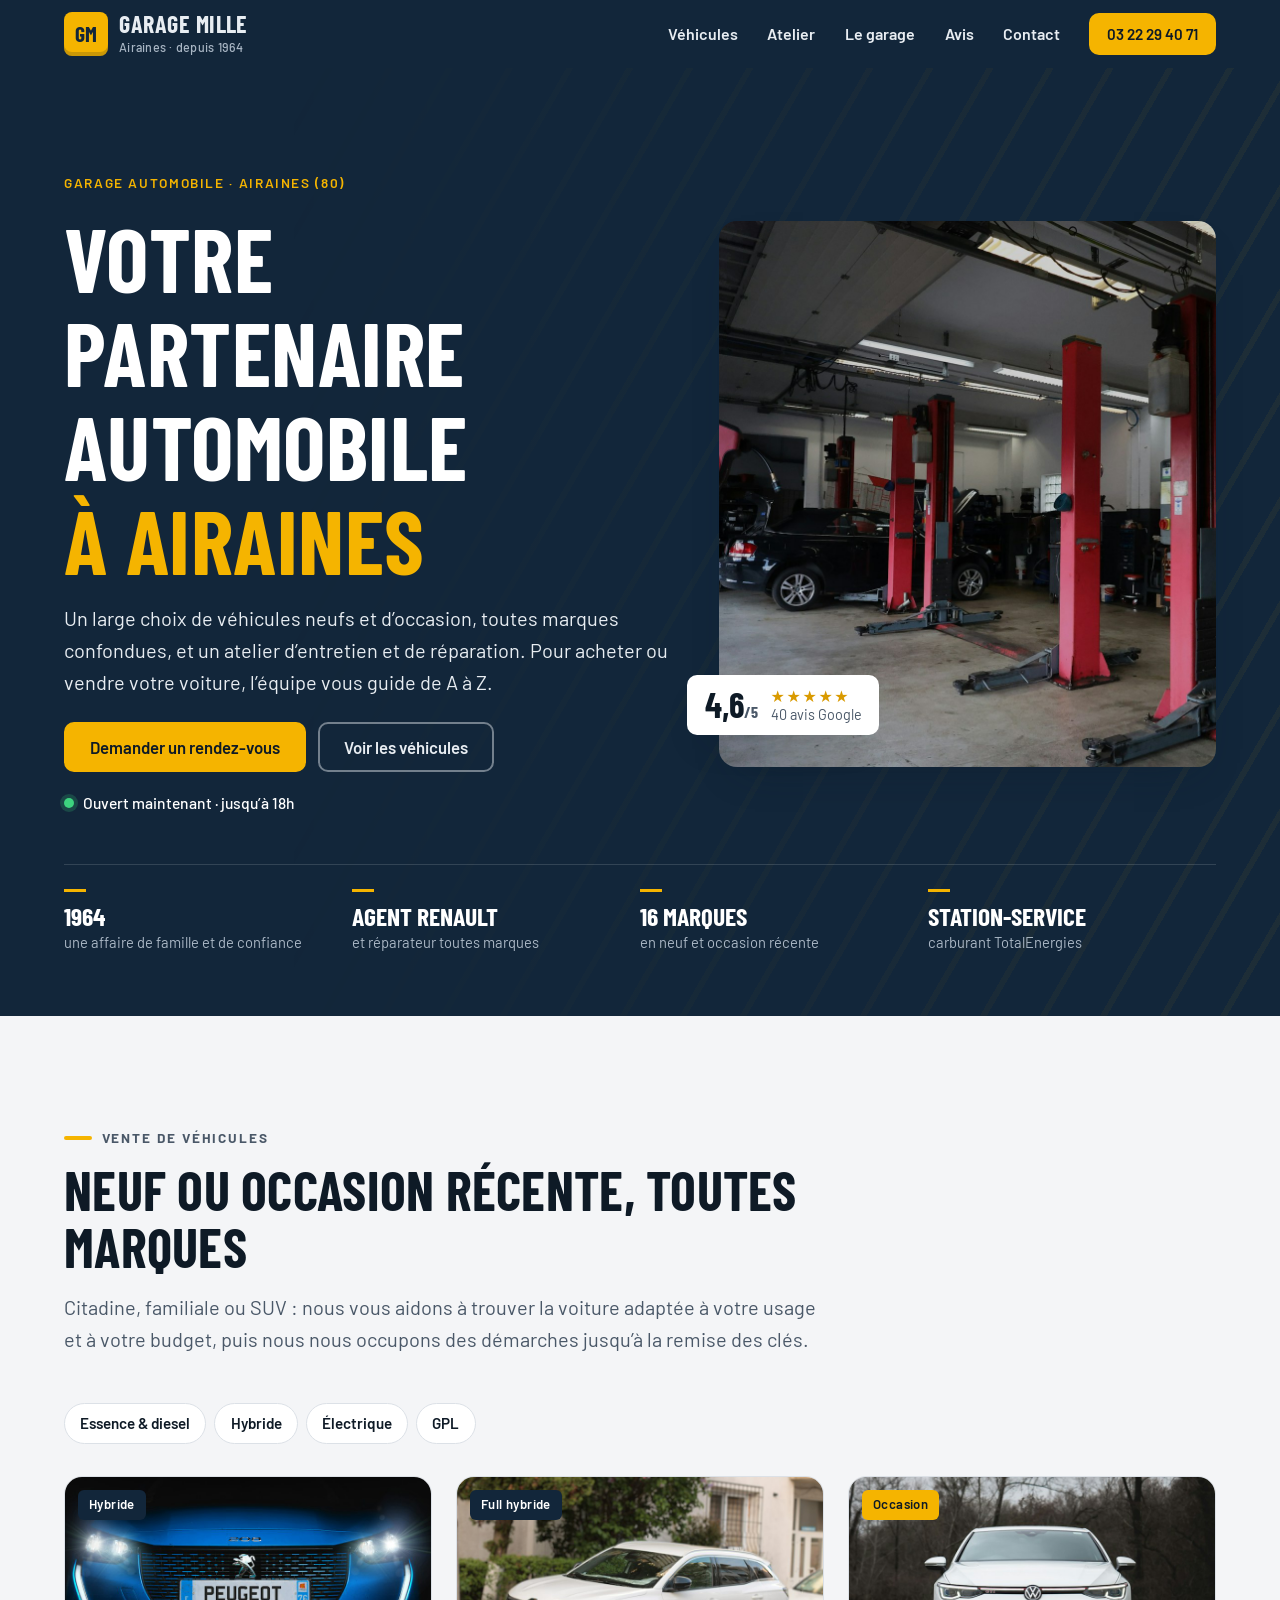
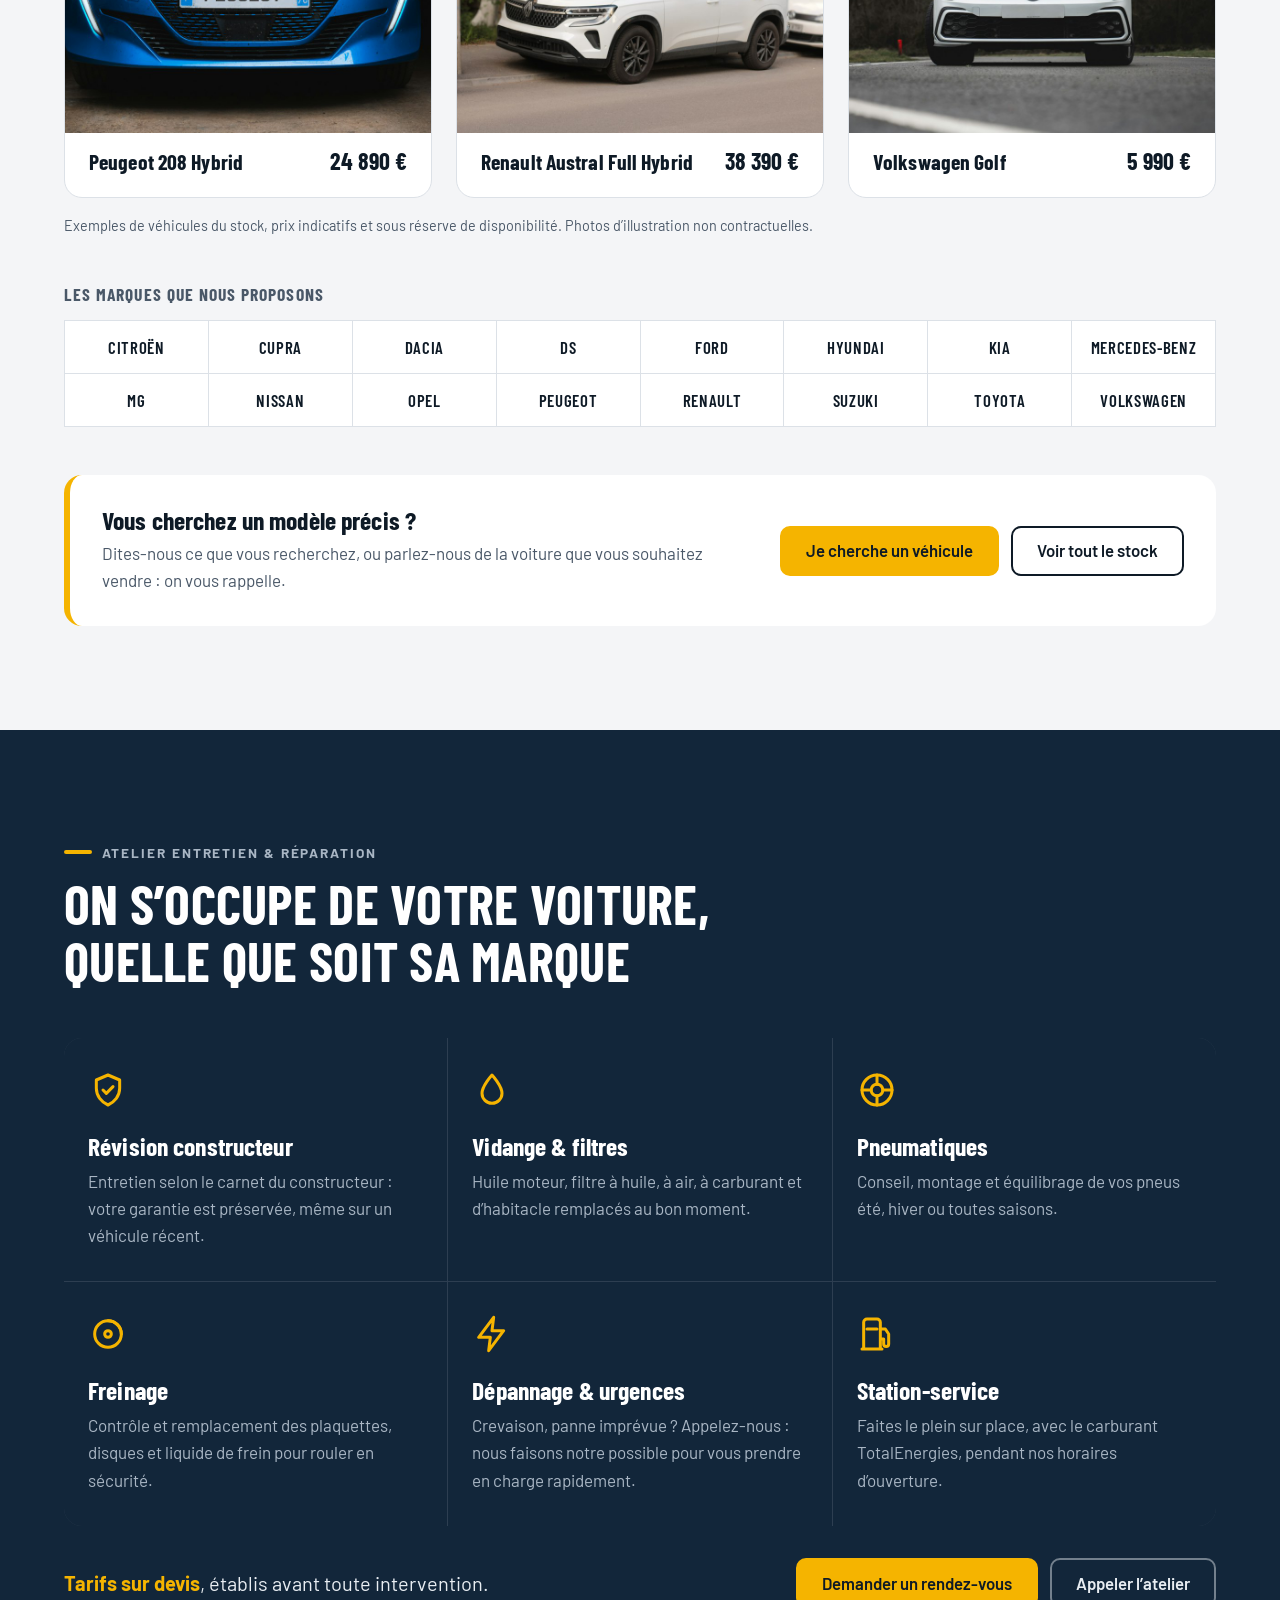
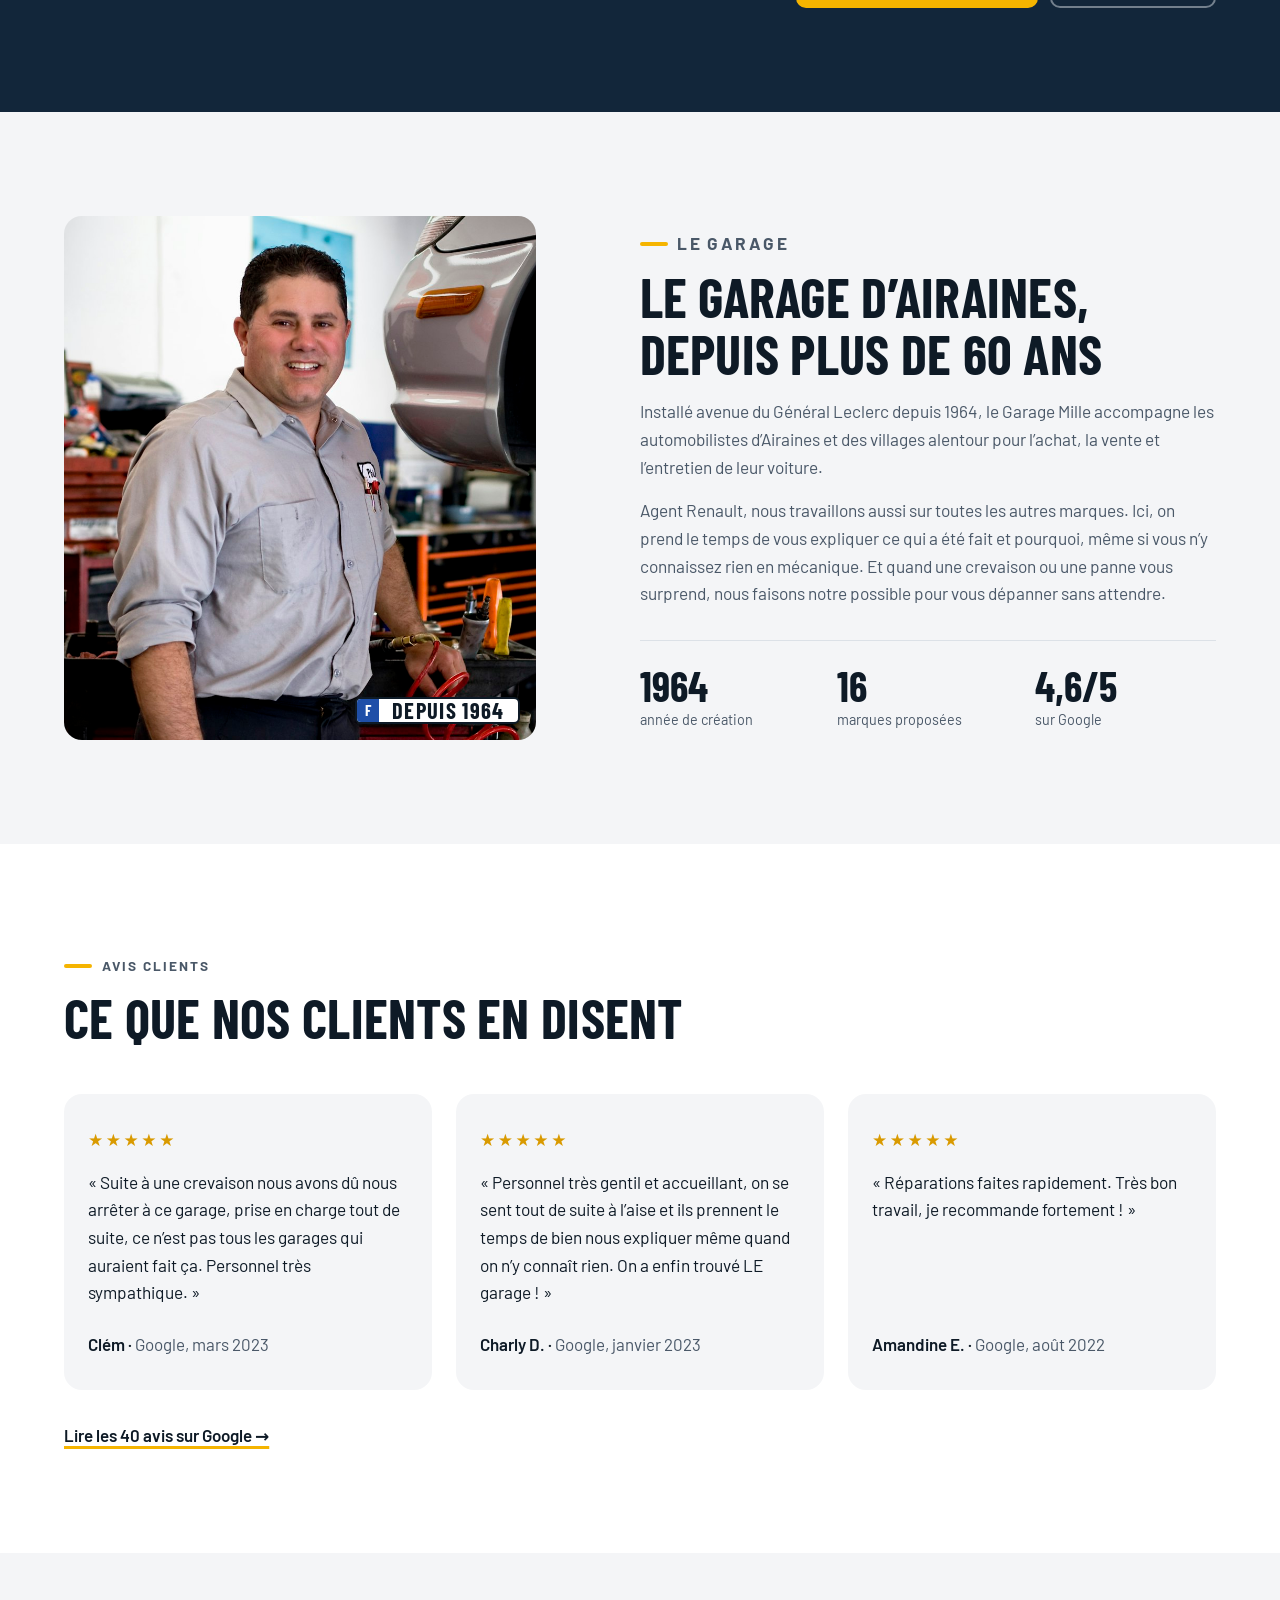
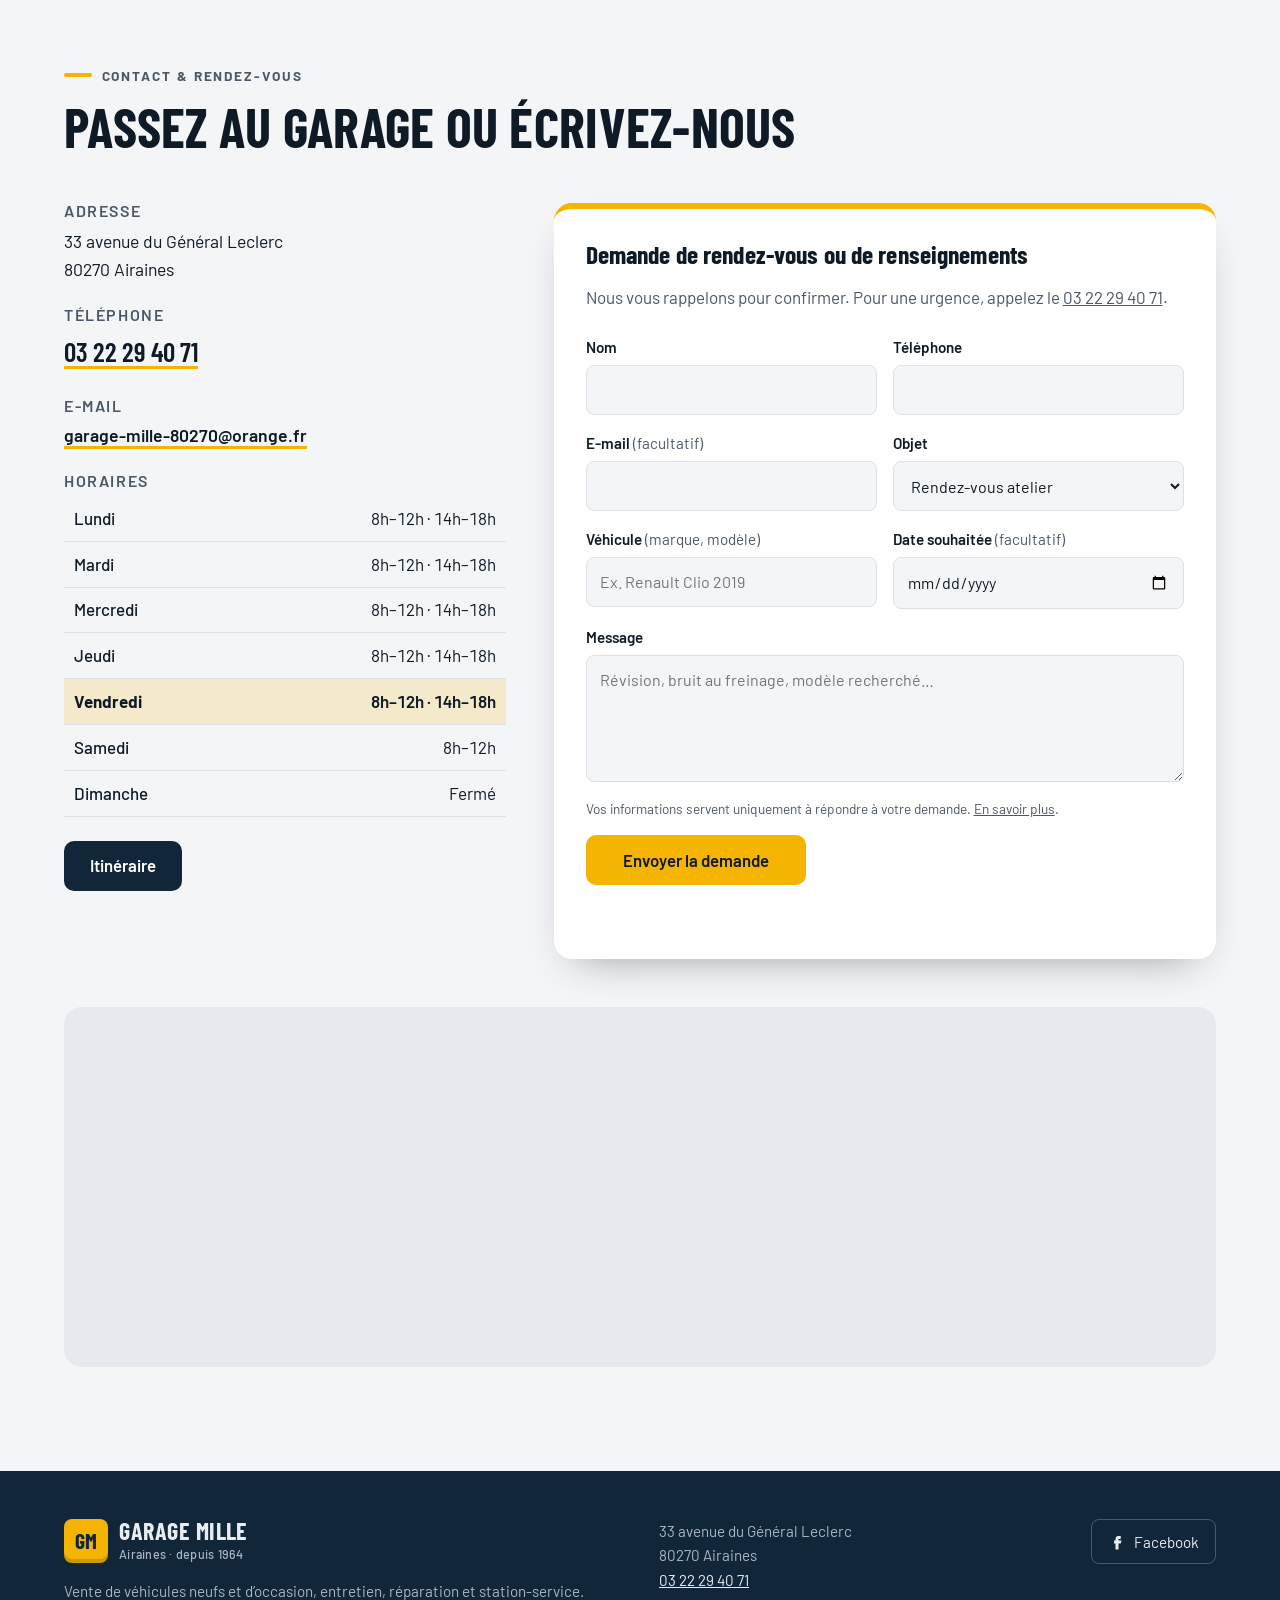
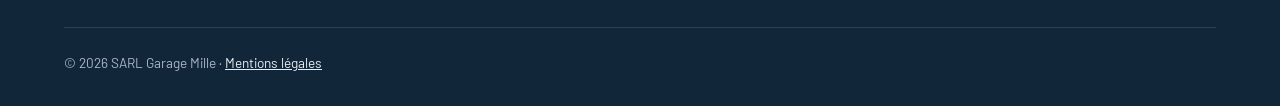
<file: index.html>
<!DOCTYPE html>
<html lang="fr">
<head>
  <meta charset="UTF-8">
  <meta name="viewport" content="width=device-width, initial-scale=1">
  <title>Garage Mille – Garage automobile à Airaines (80) · Véhicules neufs & occasion, entretien</title>
  <meta name="description" content="Garage Mille, 33 avenue du Général Leclerc à Airaines (Somme) depuis 1964 : vente de véhicules neufs et d’occasion toutes marques, agent Renault, entretien, réparation et station-service. 03 22 29 40 71.">
  <link rel="canonical" href="https://www.garagemille.fr/">
  <meta name="theme-color" content="#12263A">

  <!-- Open Graph -->
  <meta property="og:type" content="website">
  <meta property="og:locale" content="fr_FR">
  <meta property="og:site_name" content="Garage Mille">
  <meta property="og:title" content="Garage Mille – Votre partenaire automobile à Airaines">
  <meta property="og:description" content="Véhicules neufs et d’occasion toutes marques, entretien et réparation, station-service. Depuis 1964 à Airaines (80).">
  <meta property="og:url" content="https://www.garagemille.fr/">
  <meta property="og:image" content="https://www.garagemille.fr/images/og-image.jpg">
  <meta name="twitter:card" content="summary_large_image">

  <link rel="icon" href="images/favicon.svg" type="image/svg+xml">

  <!-- Polices : 2 familles maximum -->
  <link rel="preconnect" href="https://fonts.googleapis.com">
  <link rel="preconnect" href="https://fonts.gstatic.com" crossorigin>
  <link href="https://fonts.googleapis.com/css2?family=Barlow+Condensed:wght@600;700&family=Barlow:wght@400;500;600&display=swap" rel="stylesheet">

  <link rel="stylesheet" href="style.css">

  <!-- Données structurées -->
  <script type="application/ld+json">
  {
    "@context": "https://schema.org",
    "@type": ["AutoDealer", "AutoRepair"],
    "name": "Garage Mille",
    "legalName": "SARL Garage Mille",
    "description": "Vente de véhicules neufs et d’occasion récents toutes marques, agent Renault, entretien et réparation automobile, station-service.",
    "url": "https://www.garagemille.fr/",
    "telephone": "+33322294071",
    "email": "garage-mille-80270@orange.fr",
    "image": "https://www.garagemille.fr/images/og-image.jpg",
    "foundingDate": "1964",
    "address": {
      "@type": "PostalAddress",
      "streetAddress": "33 avenue du Général Leclerc",
      "postalCode": "80270",
      "addressLocality": "Airaines",
      "addressRegion": "Hauts-de-France",
      "addressCountry": "FR"
    },
    "geo": {
      "@type": "GeoCoordinates",
      "latitude": 49.9653,
      "longitude": 1.9420
    },
    "openingHoursSpecification": [
      { "@type": "OpeningHoursSpecification", "dayOfWeek": ["Monday", "Tuesday", "Wednesday", "Thursday", "Friday"], "opens": "08:00", "closes": "12:00" },
      { "@type": "OpeningHoursSpecification", "dayOfWeek": ["Monday", "Tuesday", "Wednesday", "Thursday", "Friday"], "opens": "14:00", "closes": "18:00" },
      { "@type": "OpeningHoursSpecification", "dayOfWeek": "Saturday", "opens": "08:00", "closes": "12:00" }
    ],
    "hasMap": "https://www.google.com/maps/search/?api=1&query=Garage+Mille+33+avenue+du+G%C3%A9n%C3%A9ral+Leclerc+80270+Airaines",
    "sameAs": ["https://www.facebook.com/GarageMille/"]
  }
  </script>
</head>
<body>
  <a class="skip-link" href="#contenu">Aller au contenu</a>

  <!-- ===== EN-TÊTE ===== -->
  <header class="header" id="header">
    <div class="container header__inner">
      <a href="#accueil" class="logo" aria-label="Garage Mille, retour à l’accueil">
        <span class="logo__mark" aria-hidden="true">GM</span>
        <span class="logo__text">Garage Mille <small>Airaines · depuis 1964</small></span>
      </a>

      <button class="burger" id="burger" aria-expanded="false" aria-controls="nav" aria-label="Ouvrir le menu">
        <span></span><span></span><span></span>
      </button>

      <nav class="nav" id="nav" aria-label="Navigation principale">
        <ul>
          <li><a href="#vehicules">Véhicules</a></li>
          <li><a href="#atelier">Atelier</a></li>
          <li><a href="#garage">Le garage</a></li>
          <li><a href="#avis">Avis</a></li>
          <li><a href="#contact">Contact</a></li>
          <li class="nav__cta"><a href="tel:+33322294071" class="btn btn--small">03 22 29 40 71</a></li>
        </ul>
      </nav>
    </div>
  </header>

  <main id="contenu">

    <!-- ===== ACCUEIL ===== -->
    <section class="hero" id="accueil" aria-labelledby="hero-title">
      <div class="container hero__grid">
        <div class="hero__text">
          <p class="hero__kicker">Garage automobile · Airaines (80)</p>
          <h1 id="hero-title">Votre partenaire automobile <span>à Airaines</span></h1>
          <p class="hero__lead">Un large choix de véhicules neufs et d’occasion, toutes marques confondues, et un atelier d’entretien et de réparation. Pour acheter ou vendre votre voiture, l’équipe vous guide de A à Z.</p>
          <div class="hero__actions">
            <a href="#contact" class="btn" data-objet="Rendez-vous atelier">Demander un rendez-vous</a>
            <a href="#vehicules" class="btn btn--ghost">Voir les véhicules</a>
          </div>
          <p class="status" id="status" aria-live="polite">Lun–ven 8h–12h / 14h–18h · sam 8h–12h</p>
        </div>
        <div class="hero__media">
          <img src="images/hero.jpg" data-fallback="images/hero.svg" alt="Atelier de réparation automobile équipé de ponts élévateurs" width="1000" height="1100" fetchpriority="high">
          <a class="hero__rating" href="https://www.google.com/maps/search/?api=1&amp;query=Garage+Mille+Airaines" target="_blank" rel="noopener">
            <strong>4,6<small>/5</small></strong>
            <span><span class="stars" aria-hidden="true">★★★★★</span>40 avis Google</span>
          </a>
        </div>
      </div>

      <!-- Bandeau de confiance -->
      <div class="container">
        <ul class="trust">
          <li><strong>1964</strong><span>une affaire de famille et de confiance</span></li>
          <li><strong>Agent Renault</strong><span>et réparateur toutes marques</span></li>
          <li><strong>16 marques</strong><span>en neuf et occasion récente</span></li>
          <li><strong>Station-service</strong><span>carburant TotalEnergies</span></li>
        </ul>
      </div>
    </section>

    <!-- ===== VÉHICULES ===== -->
    <section class="section vehicles" id="vehicules" aria-labelledby="vehicles-title">
      <div class="container">
        <header class="section__head">
          <p class="eyebrow">Vente de véhicules</p>
          <h2 id="vehicles-title">Neuf ou occasion récente, toutes marques</h2>
          <p class="section__intro">Citadine, familiale ou SUV&nbsp;: nous vous aidons à trouver la voiture adaptée à votre usage et à votre budget, puis nous nous occupons des démarches jusqu’à la remise des clés.</p>
        </header>

        <ul class="energies" aria-label="Motorisations proposées">
          <li>Essence &amp; diesel</li>
          <li>Hybride</li>
          <li>Électrique</li>
          <li>GPL</li>
        </ul>

        <!-- Exemples du stock : prix à mettre à jour avec le client (le stock change souvent) -->
        <ul class="cars">
          <li class="car">
            <figure class="car__media">
              <img src="images/vehicule-1.jpg" data-fallback="images/vehicule.svg" alt="Peugeot 208 bleue vue de face" width="800" height="560" loading="lazy">
              <figcaption class="car__tag">Hybride</figcaption>
            </figure>
            <div class="car__body">
              <h3>Peugeot 208 Hybrid</h3>
              <p class="car__price">24 890 €</p>
            </div>
          </li>
          <li class="car">
            <figure class="car__media">
              <img src="images/vehicule-2.jpg" data-fallback="images/vehicule.svg" alt="Renault Austral blanc garé dans une rue" width="800" height="560" loading="lazy">
              <figcaption class="car__tag">Full hybride</figcaption>
            </figure>
            <div class="car__body">
              <h3>Renault Austral Full Hybrid</h3>
              <p class="car__price">38 390 €</p>
            </div>
          </li>
          <li class="car">
            <figure class="car__media">
              <img src="images/vehicule-3.jpg" data-fallback="images/vehicule.svg" alt="Volkswagen Golf blanche vue de face" width="800" height="560" loading="lazy">
              <figcaption class="car__tag car__tag--alt">Occasion</figcaption>
            </figure>
            <div class="car__body">
              <h3>Volkswagen Golf</h3>
              <p class="car__price">5 990 €</p>
            </div>
          </li>
        </ul>
        <p class="note">Exemples de véhicules du stock, prix indicatifs et sous réserve de disponibilité. Photos d’illustration non contractuelles.</p>

        <div class="brands">
          <h3 class="brands__title">Les marques que nous proposons</h3>
          <ul class="brands__list">
            <li>Citroën</li><li>Cupra</li><li>Dacia</li><li>DS</li><li>Ford</li><li>Hyundai</li><li>Kia</li><li>Mercedes-Benz</li>
            <li>MG</li><li>Nissan</li><li>Opel</li><li>Peugeot</li><li>Renault</li><li>Suzuki</li><li>Toyota</li><li>Volkswagen</li>
          </ul>
        </div>

        <div class="vehicles__cta">
          <div>
            <h3>Vous cherchez un modèle précis&nbsp;?</h3>
            <p>Dites-nous ce que vous recherchez, ou parlez-nous de la voiture que vous souhaitez vendre&nbsp;: on vous rappelle.</p>
          </div>
          <div class="vehicles__actions">
            <a href="#contact" class="btn" data-objet="Achat d’un véhicule">Je cherche un véhicule</a>
            <!-- Lien vers le stock complet : à adapter selon l’outil de catalogue utilisé (voir LISEZMOI.md) -->
            <a href="https://www.garagemille.fr/" class="btn btn--ghost-dark" id="stock-link" target="_blank" rel="noopener">Voir tout le stock</a>
          </div>
        </div>
      </div>
    </section>

    <!-- ===== ATELIER ===== -->
    <section class="section workshop" id="atelier" aria-labelledby="workshop-title">
      <div class="container">
        <header class="section__head section__head--light">
          <p class="eyebrow eyebrow--light">Atelier entretien &amp; réparation</p>
          <h2 id="workshop-title">On s’occupe de votre voiture, quelle que soit sa marque</h2>
        </header>

        <ul class="services">
          <li class="service">
            <svg aria-hidden="true" viewBox="0 0 24 24"><path d="M9 12l2 2 4-4M12 3l7 3v5c0 4.5-3 8.3-7 10-4-1.7-7-5.5-7-10V6z"/></svg>
            <h3>Révision constructeur</h3>
            <p>Entretien selon le carnet du constructeur&nbsp;: votre garantie est préservée, même sur un véhicule récent.</p>
          </li>
          <li class="service">
            <svg aria-hidden="true" viewBox="0 0 24 24"><path d="M12 3s6 6.6 6 11a6 6 0 0 1-12 0c0-4.4 6-11 6-11z"/></svg>
            <h3>Vidange &amp; filtres</h3>
            <p>Huile moteur, filtre à huile, à air, à carburant et d’habitacle remplacés au bon moment.</p>
          </li>
          <li class="service">
            <svg aria-hidden="true" viewBox="0 0 24 24"><circle cx="12" cy="12" r="9"/><circle cx="12" cy="12" r="3.5"/><path d="M12 3v5.5M12 15.5V21M3 12h5.5M15.5 12H21"/></svg>
            <h3>Pneumatiques</h3>
            <p>Conseil, montage et équilibrage de vos pneus été, hiver ou toutes saisons.</p>
          </li>
          <li class="service">
            <svg aria-hidden="true" viewBox="0 0 24 24"><circle cx="12" cy="12" r="8"/><path d="M12 4a8 8 0 0 1 8 8"/><circle cx="12" cy="12" r="2"/></svg>
            <h3>Freinage</h3>
            <p>Contrôle et remplacement des plaquettes, disques et liquide de frein pour rouler en sécurité.</p>
          </li>
          <li class="service">
            <svg aria-hidden="true" viewBox="0 0 24 24"><path d="M13 2L4 14h7l-1 8 9-12h-7z"/></svg>
            <h3>Dépannage &amp; urgences</h3>
            <p>Crevaison, panne imprévue&nbsp;? Appelez-nous&nbsp;: nous faisons notre possible pour vous prendre en charge rapidement.</p>
          </li>
          <li class="service">
            <svg aria-hidden="true" viewBox="0 0 24 24"><path d="M4 21V5a2 2 0 0 1 2-2h6a2 2 0 0 1 2 2v16M3 21h12M6 9h6M14 9l3 0 2 3v6a1.5 1.5 0 0 1-3 0v-3h-2"/></svg>
            <h3>Station-service</h3>
            <p>Faites le plein sur place, avec le carburant TotalEnergies, pendant nos horaires d’ouverture.</p>
          </li>
        </ul>

        <div class="workshop__cta">
          <p><strong>Tarifs sur devis</strong>, établis avant toute intervention.</p>
          <div class="workshop__actions">
            <a href="#contact" class="btn" data-objet="Rendez-vous atelier">Demander un rendez-vous</a>
            <a href="tel:+33322294071" class="btn btn--ghost">Appeler l’atelier</a>
          </div>
        </div>
      </div>
    </section>

    <!-- ===== LE GARAGE ===== -->
    <section class="section about" id="garage" aria-labelledby="about-title">
      <div class="container about__grid">
        <figure class="about__media">
          <img src="images/atelier.jpg" data-fallback="images/atelier.svg" alt="Mécanicien souriant dans un atelier automobile" width="900" height="1000" loading="lazy">
          <p class="about__plate" aria-hidden="true"><span>F</span>Depuis 1964</p>
        </figure>
        <div class="about__text">
          <p class="eyebrow">Le garage</p>
          <h2 id="about-title">Le garage d’Airaines, depuis plus de 60&nbsp;ans</h2>
          <p>Installé avenue du Général Leclerc depuis 1964, le Garage Mille accompagne les automobilistes d’Airaines et des villages alentour pour l’achat, la vente et l’entretien de leur voiture.</p>
          <p>Agent Renault, nous travaillons aussi sur toutes les autres marques. Ici, on prend le temps de vous expliquer ce qui a été fait et pourquoi, même si vous n’y connaissez rien en mécanique. Et quand une crevaison ou une panne vous surprend, nous faisons notre possible pour vous dépanner sans attendre.</p>
          <ul class="facts">
            <li><strong>1964</strong>année de création</li>
            <li><strong>16</strong>marques proposées</li>
            <li><strong>4,6/5</strong>sur Google</li>
          </ul>
        </div>
      </div>
    </section>

    <!-- ===== AVIS ===== -->
    <!-- Avis Google publics : à faire valider par le client avant mise en ligne. -->
    <section class="section reviews" id="avis" aria-labelledby="reviews-title">
      <div class="container">
        <header class="section__head">
          <p class="eyebrow">Avis clients</p>
          <h2 id="reviews-title">Ce que nos clients en disent</h2>
        </header>
        <div class="reviews__grid">
          <figure class="review">
            <p class="review__stars" aria-label="5 étoiles sur 5">★★★★★</p>
            <blockquote><p>« Suite à une crevaison nous avons dû nous arrêter à ce garage, prise en charge tout de suite, ce n’est pas tous les garages qui auraient fait ça. Personnel très sympathique. »</p></blockquote>
            <figcaption>Clém · <span>Google, mars 2023</span></figcaption>
          </figure>
          <figure class="review">
            <p class="review__stars" aria-label="5 étoiles sur 5">★★★★★</p>
            <blockquote><p>« Personnel très gentil et accueillant, on se sent tout de suite à l’aise et ils prennent le temps de bien nous expliquer même quand on n’y connaît rien. On a enfin trouvé LE garage&nbsp;! »</p></blockquote>
            <figcaption>Charly D. · <span>Google, janvier 2023</span></figcaption>
          </figure>
          <figure class="review">
            <p class="review__stars" aria-label="5 étoiles sur 5">★★★★★</p>
            <blockquote><p>« Réparations faites rapidement. Très bon travail, je recommande fortement&nbsp;! »</p></blockquote>
            <figcaption>Amandine E. · <span>Google, août 2022</span></figcaption>
          </figure>
        </div>
        <p class="reviews__more"><a class="link" href="https://www.google.com/maps/search/?api=1&amp;query=Garage+Mille+Airaines" target="_blank" rel="noopener">Lire les 40 avis sur Google →</a></p>
      </div>
    </section>

    <!-- ===== CONTACT ===== -->
    <section class="section contact" id="contact" aria-labelledby="contact-title">
      <div class="container">
        <header class="section__head">
          <p class="eyebrow">Contact &amp; rendez-vous</p>
          <h2 id="contact-title">Passez au garage ou écrivez-nous</h2>
        </header>

        <div class="contact__grid">
          <div class="contact__info">
            <address>
              <h3>Adresse</h3>
              <p>33 avenue du Général Leclerc<br>80270 Airaines</p>
              <h3>Téléphone</h3>
              <p><a class="link link--big" href="tel:+33322294071">03 22 29 40 71</a></p>
              <h3>E-mail</h3>
              <p><a class="link" href="mailto:garage-mille-80270@orange.fr">garage-mille-80270@orange.fr</a></p>
            </address>
            <h3>Horaires</h3>
            <table class="hours">
              <caption class="sr-only">Horaires d’ouverture</caption>
              <tbody>
                <tr data-day="1"><th scope="row">Lundi</th><td>8h–12h · 14h–18h</td></tr>
                <tr data-day="2"><th scope="row">Mardi</th><td>8h–12h · 14h–18h</td></tr>
                <tr data-day="3"><th scope="row">Mercredi</th><td>8h–12h · 14h–18h</td></tr>
                <tr data-day="4"><th scope="row">Jeudi</th><td>8h–12h · 14h–18h</td></tr>
                <tr data-day="5"><th scope="row">Vendredi</th><td>8h–12h · 14h–18h</td></tr>
                <tr data-day="6"><th scope="row">Samedi</th><td>8h–12h</td></tr>
                <tr data-day="0"><th scope="row">Dimanche</th><td>Fermé</td></tr>
              </tbody>
            </table>
            <a class="btn btn--dark" href="https://www.google.com/maps/dir/?api=1&amp;destination=33+avenue+du+G%C3%A9n%C3%A9ral+Leclerc+80270+Airaines" target="_blank" rel="noopener">Itinéraire</a>
          </div>

          <!-- Formulaire Web3Forms : remplacer VOTRE_CLE_WEB3FORMS par la clé reçue sur https://web3forms.com -->
          <form class="form" id="contact-form" action="https://api.web3forms.com/submit" method="POST">
            <h3>Demande de rendez-vous ou de renseignements</h3>
            <p class="form__hint">Nous vous rappelons pour confirmer. Pour une urgence, appelez le <a href="tel:+33322294071">03 22 29 40 71</a>.</p>
            <input type="hidden" name="access_key" value="VOTRE_CLE_WEB3FORMS">
            <input type="hidden" name="subject" value="Nouvelle demande depuis garagemille.fr">
            <input type="hidden" name="from_name" value="Site Garage Mille">
            <input type="checkbox" name="botcheck" class="sr-only" tabindex="-1" autocomplete="off" aria-hidden="true">

            <div class="field">
              <label for="f-name">Nom</label>
              <input id="f-name" name="name" type="text" autocomplete="name" required>
            </div>
            <div class="field">
              <label for="f-phone">Téléphone</label>
              <input id="f-phone" name="phone" type="tel" autocomplete="tel" inputmode="tel" required>
            </div>
            <div class="field">
              <label for="f-email">E-mail <span class="opt">(facultatif)</span></label>
              <input id="f-email" name="email" type="email" autocomplete="email">
            </div>
            <div class="field">
              <label for="f-type">Objet</label>
              <select id="f-type" name="objet">
                <option>Rendez-vous atelier</option>
                <option>Achat d’un véhicule</option>
                <option>Vente de mon véhicule</option>
                <option>Autre question</option>
              </select>
            </div>
            <div class="field">
              <label for="f-car">Véhicule <span class="opt">(marque, modèle)</span></label>
              <input id="f-car" name="vehicule" type="text" placeholder="Ex. Renault Clio 2019">
            </div>
            <div class="field">
              <label for="f-date">Date souhaitée <span class="opt">(facultatif)</span></label>
              <input id="f-date" name="date_souhaitee" type="date">
            </div>
            <div class="field field--full">
              <label for="f-msg">Message</label>
              <textarea id="f-msg" name="message" rows="4" required placeholder="Révision, bruit au freinage, modèle recherché…"></textarea>
            </div>
            <p class="form__legal field--full">Vos informations servent uniquement à répondre à votre demande. <a href="mentions-legales.html#donnees">En savoir plus</a>.</p>
            <button type="submit" class="btn">Envoyer la demande</button>
            <p class="form__status" id="form-status" role="status"></p>
          </form>
        </div>

        <div class="contact__map">
          <iframe
            title="Carte : Garage Mille, 33 avenue du Général Leclerc à Airaines"
            src="https://www.google.com/maps?q=Garage+Mille,+33+avenue+du+G%C3%A9n%C3%A9ral+Leclerc,+80270+Airaines&amp;output=embed"
            loading="lazy"
            referrerpolicy="no-referrer-when-downgrade"
            allowfullscreen></iframe>
        </div>
      </div>
    </section>
  </main>

  <!-- ===== PIED DE PAGE ===== -->
  <footer class="footer">
    <div class="container footer__inner">
      <div>
        <p class="logo logo--footer"><span class="logo__mark" aria-hidden="true">GM</span><span class="logo__text">Garage Mille <small>Airaines · depuis 1964</small></span></p>
        <p>Vente de véhicules neufs et d’occasion, entretien, réparation et station-service.</p>
      </div>
      <p>33 avenue du Général Leclerc<br>80270 Airaines<br><a href="tel:+33322294071">03 22 29 40 71</a></p>
      <ul class="social">
        <li><a href="https://www.facebook.com/GarageMille/" target="_blank" rel="noopener">
          <svg aria-hidden="true" viewBox="0 0 24 24"><path d="M14 8h3V4h-3a4 4 0 0 0-4 4v2H8v4h2v8h4v-8h3l1-4h-4V8z"/></svg>
          Facebook</a></li>
      </ul>
      <p class="footer__legal">© <span id="year">2026</span> SARL Garage Mille · <a href="mentions-legales.html">Mentions légales</a></p>
    </div>
  </footer>

  <!-- ===== BARRE D'ACTIONS MOBILE ===== -->
  <nav class="actionbar" aria-label="Actions rapides">
    <a href="tel:+33322294071" class="actionbar__btn">
      <svg aria-hidden="true" viewBox="0 0 24 24"><path d="M6.6 10.8a15.1 15.1 0 0 0 6.6 6.6l2.2-2.2a1 1 0 0 1 1-.25 11.4 11.4 0 0 0 3.6.57 1 1 0 0 1 1 1V20a1 1 0 0 1-1 1A17 17 0 0 1 3 4a1 1 0 0 1 1-1h3.5a1 1 0 0 1 1 1c0 1.25.2 2.45.57 3.6a1 1 0 0 1-.25 1z"/></svg>
      Appeler
    </a>
    <a href="#contact" class="actionbar__btn actionbar__btn--main" data-objet="Rendez-vous atelier">
      <svg aria-hidden="true" viewBox="0 0 24 24"><path d="M7 2v3M17 2v3M3.5 9h17M5 4h14a1.5 1.5 0 0 1 1.5 1.5v13A1.5 1.5 0 0 1 19 20H5a1.5 1.5 0 0 1-1.5-1.5v-13A1.5 1.5 0 0 1 5 4z" fill="none" stroke="currentColor" stroke-width="2" stroke-linecap="round"/></svg>
      Rendez-vous
    </a>
    <a href="#" class="actionbar__btn" id="wa-btn" target="_blank" rel="noopener" hidden>
      <svg aria-hidden="true" viewBox="0 0 24 24"><path d="M12 2a10 10 0 0 0-8.6 15.1L2 22l5-1.3A10 10 0 1 0 12 2zm5.3 14.1c-.2.6-1.3 1.2-1.8 1.2s-1 .3-3.4-.7a11.8 11.8 0 0 1-4.6-4.1 5.2 5.2 0 0 1-1.1-2.8 3 3 0 0 1 1-2.2 1 1 0 0 1 .7-.3h.5c.2 0 .4 0 .6.5l.9 2.1a.5.5 0 0 1 0 .5l-.3.5-.4.5c-.1.1-.3.3-.1.6a8.4 8.4 0 0 0 1.5 1.9 7.6 7.6 0 0 0 2.2 1.4c.3.1.5.1.6-.1l.9-1c.2-.3.4-.2.6-.1l2 .9c.3.2.5.2.5.4a2.4 2.4 0 0 1-.2 1.3z"/></svg>
      WhatsApp
    </a>
    <a href="https://www.google.com/maps/dir/?api=1&amp;destination=33+avenue+du+G%C3%A9n%C3%A9ral+Leclerc+80270+Airaines" class="actionbar__btn" target="_blank" rel="noopener">
      <svg aria-hidden="true" viewBox="0 0 24 24"><path d="M12 2a7 7 0 0 0-7 7c0 5.2 7 13 7 13s7-7.8 7-13a7 7 0 0 0-7-7zm0 9.5A2.5 2.5 0 1 1 12 6.5a2.5 2.5 0 0 1 0 5z"/></svg>
      Itinéraire
    </a>
  </nav>

  <script src="script.js" defer></script>
</body>
</html>
</file>
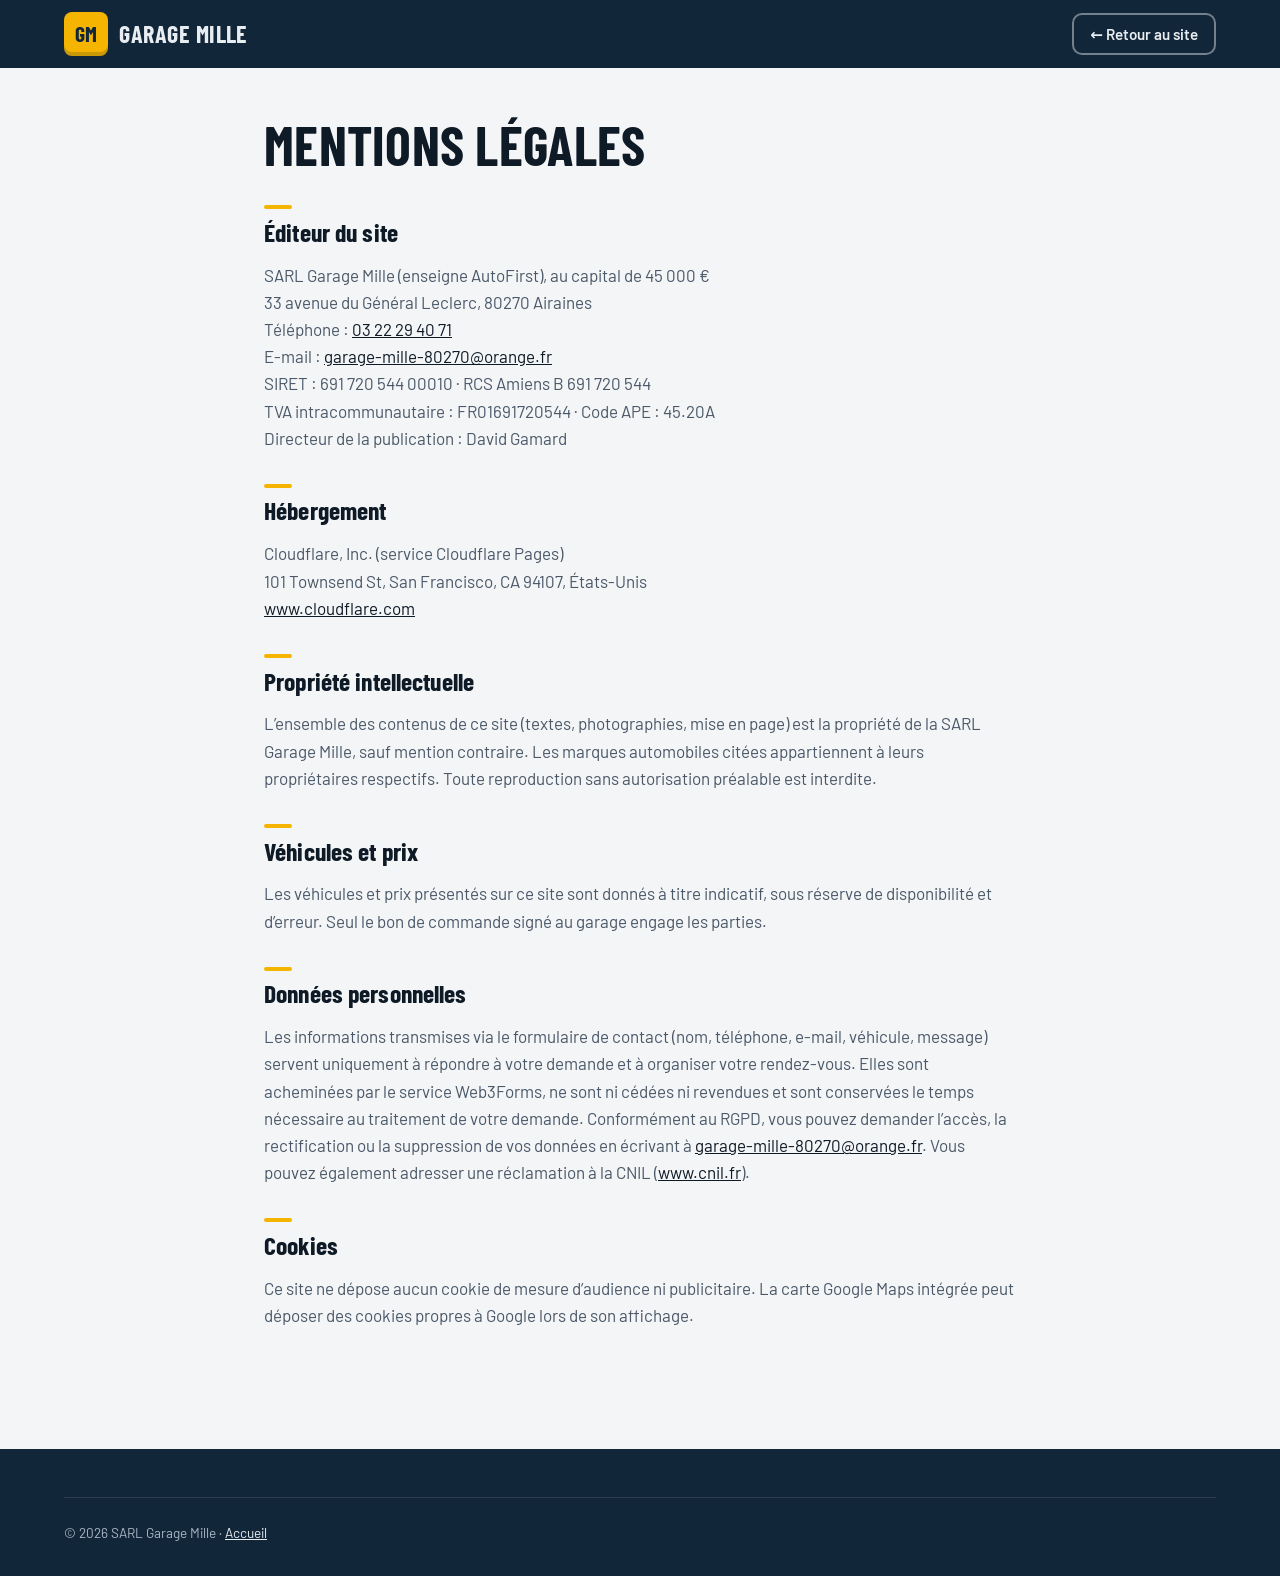
<file: mentions-legales.html>
<!DOCTYPE html>
<html lang="fr">
<head>
  <meta charset="UTF-8">
  <meta name="viewport" content="width=device-width, initial-scale=1">
  <title>Mentions légales – Garage Mille</title>
  <meta name="description" content="Mentions légales du site du Garage Mille, garage automobile à Airaines (80270).">
  <meta name="robots" content="noindex, follow">
  <link rel="icon" href="images/favicon.svg" type="image/svg+xml">
  <link rel="preconnect" href="https://fonts.googleapis.com">
  <link rel="preconnect" href="https://fonts.gstatic.com" crossorigin>
  <link href="https://fonts.googleapis.com/css2?family=Barlow+Condensed:wght@600;700&family=Barlow:wght@400;500;600&display=swap" rel="stylesheet">
  <link rel="stylesheet" href="style.css">
  <style>
    body { padding-bottom: 0; }
    .legal { padding: var(--sp-5) var(--gutter) var(--sp-6); max-width: 800px; }
    .legal h1 { font-size: var(--fs-h2); }
    .legal h2 { font-size: var(--fs-h3); margin-top: var(--sp-4); text-transform: none; }
    .legal h2::before { content: ""; display: block; width: 28px; height: 4px; background: var(--c-amber); margin-bottom: .6rem; border-radius: 2px; }
    .legal p { color: var(--c-ink-soft); }
    .legal a { color: var(--c-ink); }
    .header .btn { white-space: nowrap; }
  </style>
</head>
<body>
  <header class="header">
    <div class="container header__inner">
      <a href="index.html" class="logo" aria-label="Garage Mille, retour à l’accueil">
        <span class="logo__mark" aria-hidden="true">GM</span>
        <span class="logo__text">Garage Mille</span>
      </a>
      <a href="index.html" class="btn btn--small btn--ghost">← Retour au site</a>
    </div>
  </header>

  <main class="container legal">
    <h1>Mentions légales</h1>

    <h2>Éditeur du site</h2>
    <p>
      SARL Garage Mille (enseigne AutoFirst), au capital de 45&nbsp;000&nbsp;€<br>
      33 avenue du Général Leclerc, 80270 Airaines<br>
      Téléphone&nbsp;: <a href="tel:+33322294071">03 22 29 40 71</a><br>
      E-mail&nbsp;: <a href="mailto:garage-mille-80270@orange.fr">garage-mille-80270@orange.fr</a><br>
      SIRET&nbsp;: 691 720 544 00010 · RCS Amiens B 691 720 544<br>
      TVA intracommunautaire&nbsp;: FR01691720544 · Code APE&nbsp;: 45.20A<br>
      Directeur de la publication&nbsp;: David Gamard
    </p>

    <h2>Hébergement</h2>
    <p>
      Cloudflare, Inc. (service Cloudflare Pages)<br>
      101 Townsend St, San Francisco, CA 94107, États-Unis<br>
      <a href="https://www.cloudflare.com" target="_blank" rel="noopener">www.cloudflare.com</a>
    </p>

    <h2>Propriété intellectuelle</h2>
    <p>L’ensemble des contenus de ce site (textes, photographies, mise en page) est la propriété de la SARL Garage Mille, sauf mention contraire. Les marques automobiles citées appartiennent à leurs propriétaires respectifs. Toute reproduction sans autorisation préalable est interdite.</p>

    <h2>Véhicules et prix</h2>
    <p>Les véhicules et prix présentés sur ce site sont donnés à titre indicatif, sous réserve de disponibilité et d’erreur. Seul le bon de commande signé au garage engage les parties.</p>

    <h2 id="donnees">Données personnelles</h2>
    <p>Les informations transmises via le formulaire de contact (nom, téléphone, e-mail, véhicule, message) servent uniquement à répondre à votre demande et à organiser votre rendez-vous. Elles sont acheminées par le service Web3Forms, ne sont ni cédées ni revendues et sont conservées le temps nécessaire au traitement de votre demande. Conformément au RGPD, vous pouvez demander l’accès, la rectification ou la suppression de vos données en écrivant à <a href="mailto:garage-mille-80270@orange.fr">garage-mille-80270@orange.fr</a>. Vous pouvez également adresser une réclamation à la CNIL (<a href="https://www.cnil.fr" target="_blank" rel="noopener">www.cnil.fr</a>).</p>

    <h2>Cookies</h2>
    <p>Ce site ne dépose aucun cookie de mesure d’audience ni publicitaire. La carte Google Maps intégrée peut déposer des cookies propres à Google lors de son affichage.</p>
  </main>

  <footer class="footer">
    <div class="container">
      <p class="footer__legal">© 2026 SARL Garage Mille · <a href="index.html">Accueil</a></p>
    </div>
  </footer>
</body>
</html>
</file>
<file: style.css>
/* =========================================================
   GARAGE MILLE — Feuille de style
   Tout se règle dans les variables ci-dessous.
   ========================================================= */
:root {
  /* Couleurs : bleu nuit « atelier » + jaune signalisation */
  --c-bg:         #F4F5F7;  /* fond principal */
  --c-white:      #FFFFFF;
  --c-line:       #DCE1E7;  /* filets, bordures */
  --c-ink:        #0E1A26;  /* texte principal */
  --c-ink-soft:   #4A5868;  /* texte secondaire */
  --c-navy:       #12263A;  /* sections sombres, en-tête */
  --c-navy-2:     #1C3650;  /* cartes sur fond sombre */
  --c-on-dark:    #E8EDF2;  /* texte sur fond sombre */
  --c-on-dark-soft: #A9B6C4;
  --c-amber:      #F5B400;  /* accent principal (boutons) */
  --c-amber-dk:   #D99A00;  /* survol */
  --c-green:      #1E8E4F;  /* statut ouvert */
  --c-red:        #C2412D;  /* statut fermé, erreurs */

  /* Polices */
  --f-display: "Barlow Condensed", "Arial Narrow", Arial, sans-serif;
  --f-body:    "Barlow", system-ui, -apple-system, "Segoe UI", Roboto, sans-serif;

  /* Tailles fluides */
  --fs-sm:   0.9rem;
  --fs-base: 1.0625rem;
  --fs-lg:   clamp(1.1rem, 1rem + 0.4vw, 1.25rem);
  --fs-h3:   clamp(1.3rem, 1.15rem + 0.6vw, 1.6rem);
  --fs-h2:   clamp(2.1rem, 1.5rem + 2.4vw, 3.4rem);
  --fs-h1:   clamp(2.8rem, 1.7rem + 5vw, 5.6rem);

  /* Espacements */
  --sp-1: 0.5rem;
  --sp-2: 1rem;
  --sp-3: 1.5rem;
  --sp-4: 2rem;
  --sp-5: 3rem;
  --sp-6: clamp(3.5rem, 2rem + 6vw, 6.5rem);

  --radius: 10px;
  --radius-lg: 18px;
  --container: 1200px;
  --gutter: 1rem;
  --header-h: 68px;
  --actionbar-h: 64px;
  --shadow: 0 18px 40px -22px rgba(14, 26, 38, 0.45);
  --ease: cubic-bezier(.2, .7, .2, 1);
}
@media (min-width: 600px) { :root { --gutter: 1.5rem; } }

/* ---------- Base ---------- */
*, *::before, *::after { box-sizing: border-box; }
html { scroll-behavior: smooth; scroll-padding-top: calc(var(--header-h) + 12px); -webkit-text-size-adjust: 100%; }
body {
  margin: 0;
  font-family: var(--f-body);
  font-size: var(--fs-base);
  line-height: 1.6;
  color: var(--c-ink);
  background: var(--c-bg);
  overflow-x: hidden;
  padding-bottom: calc(var(--actionbar-h) + env(safe-area-inset-bottom));
}
@media (min-width: 960px) { body { padding-bottom: 0; } }
body.nav-open { overflow: hidden; }
img { display: block; max-width: 100%; height: auto; }
a { color: inherit; }
h1, h2, h3 { font-family: var(--f-display); font-weight: 700; line-height: 1.05; margin: 0 0 var(--sp-2); letter-spacing: .005em; }
h1 { font-size: var(--fs-h1); text-transform: uppercase; }
h2 { font-size: var(--fs-h2); text-transform: uppercase; }
h3 { font-size: var(--fs-h3); }
p { margin: 0 0 var(--sp-2); }
ul { margin: 0; padding: 0; list-style: none; }
address { font-style: normal; }
:focus-visible { outline: 3px solid var(--c-amber); outline-offset: 3px; border-radius: 4px; }

.container { width: 100%; max-width: var(--container); margin: 0 auto; padding: 0 var(--gutter); }
.sr-only { position: absolute !important; width: 1px; height: 1px; padding: 0; margin: -1px; overflow: hidden; clip: rect(0 0 0 0); white-space: nowrap; border: 0; }
.skip-link { position: absolute; left: var(--sp-2); top: -100px; z-index: 200; background: var(--c-amber); color: var(--c-ink); padding: .6rem 1rem; border-radius: var(--radius); font-weight: 600; }
.skip-link:focus { top: var(--sp-2); }

/* ---------- Boutons & liens ---------- */
.btn {
  display: inline-flex; align-items: center; justify-content: center; gap: .5rem;
  min-height: 50px; padding: .75rem 1.5rem;
  font: 600 1.05rem/1.1 var(--f-body);
  text-decoration: none; text-align: center;
  color: var(--c-ink); background: var(--c-amber);
  border: 2px solid var(--c-amber); border-radius: var(--radius);
  cursor: pointer;
  transition: background .2s var(--ease), border-color .2s var(--ease), color .2s var(--ease), transform .2s var(--ease);
}
.btn:hover { background: var(--c-amber-dk); border-color: var(--c-amber-dk); transform: translateY(-1px); }
.btn:disabled { opacity: .6; cursor: wait; transform: none; }
.btn--small { min-height: 42px; padding: .5rem 1rem; font-size: .95rem; }
.btn--ghost { background: transparent; color: var(--c-on-dark); border-color: rgba(232, 237, 242, .45); }
.btn--ghost:hover { background: rgba(232, 237, 242, .1); border-color: var(--c-on-dark); }
.btn--ghost-dark { background: transparent; color: var(--c-ink); border-color: var(--c-ink); }
.btn--ghost-dark:hover { background: var(--c-ink); color: var(--c-white); border-color: var(--c-ink); }
.btn--dark { background: var(--c-navy); color: var(--c-white); border-color: var(--c-navy); }
.btn--dark:hover { background: var(--c-navy-2); border-color: var(--c-navy-2); }

.link { font-weight: 600; text-decoration: underline; text-decoration-color: var(--c-amber); text-decoration-thickness: 3px; text-underline-offset: 4px; }
.link:hover { text-decoration-color: var(--c-ink); }
.link--big { font-family: var(--f-display); font-size: 1.7rem; }

.eyebrow {
  display: inline-flex; align-items: center; gap: .6rem;
  font: 700 .85rem/1 var(--f-body); letter-spacing: .14em; text-transform: uppercase;
  color: var(--c-ink-soft); margin-bottom: var(--sp-2);
}
.eyebrow::before { content: ""; width: 28px; height: 4px; background: var(--c-amber); border-radius: 2px; }
.eyebrow--light { color: var(--c-on-dark-soft); }

/* ---------- En-tête ---------- */
.header {
  position: sticky; top: 0; z-index: 100;
  background: var(--c-navy); color: var(--c-on-dark);
  transition: box-shadow .25s var(--ease);
}
.header.is-scrolled { box-shadow: 0 8px 24px -12px rgba(0, 0, 0, .5); }
.header__inner { display: flex; align-items: center; justify-content: space-between; min-height: var(--header-h); gap: var(--sp-2); }

.logo { display: inline-flex; align-items: center; gap: .7rem; text-decoration: none; color: inherit; }
.logo__mark {
  display: grid; place-items: center; flex: none;
  width: 44px; height: 44px; border-radius: 8px;
  background: var(--c-amber); color: var(--c-navy);
  font: 700 1.35rem/1 var(--f-display); letter-spacing: .02em;
  box-shadow: inset 0 -4px 0 rgba(14, 26, 38, .18);
}
.logo__text { display: flex; flex-direction: column; font: 700 1.5rem/1 var(--f-display); text-transform: uppercase; letter-spacing: .02em; }
.logo__text small { font: 500 .78rem/1.3 var(--f-body); text-transform: none; letter-spacing: .02em; color: var(--c-on-dark-soft); margin-top: .2rem; }

.burger { display: grid; gap: 5px; width: 46px; height: 46px; place-content: center; background: transparent; border: 0; color: inherit; cursor: pointer; border-radius: 8px; }
.burger span { display: block; width: 24px; height: 2.5px; background: currentColor; border-radius: 2px; transition: transform .25s var(--ease), opacity .2s; }
.burger[aria-expanded="true"] span:nth-child(1) { transform: translateY(7.5px) rotate(45deg); }
.burger[aria-expanded="true"] span:nth-child(2) { opacity: 0; }
.burger[aria-expanded="true"] span:nth-child(3) { transform: translateY(-7.5px) rotate(-45deg); }

.nav {
  position: fixed; inset: var(--header-h) 0 0 0;
  background: var(--c-navy); padding: var(--sp-3) var(--gutter);
  transform: translateX(100%); visibility: hidden;
  transition: transform .3s var(--ease), visibility 0s .3s;
  overflow-y: auto;
}
.nav.is-open { transform: none; visibility: visible; transition: transform .3s var(--ease); }
.nav ul { display: flex; flex-direction: column; gap: .25rem; }
.nav a:not(.btn) {
  display: block; padding: .9rem .25rem; text-decoration: none;
  font: 700 1.6rem/1.1 var(--f-display); text-transform: uppercase; letter-spacing: .03em;
  border-bottom: 1px solid rgba(232, 237, 242, .12);
}
.nav a.is-active:not(.btn) { color: var(--c-amber); }
.nav__cta { margin-top: var(--sp-3); }
.nav__cta .btn { width: 100%; min-height: 54px; font-size: 1.15rem; }

@media (min-width: 960px) {
  .burger { display: none; }
  .nav { position: static; transform: none; visibility: visible; background: none; padding: 0; overflow: visible; }
  .nav ul { flex-direction: row; align-items: center; gap: .25rem; }
  .nav a:not(.btn) { font: 600 1rem/1 var(--f-body); text-transform: none; letter-spacing: 0; padding: .7rem .8rem; border: 0; border-radius: 6px; }
  .nav a:not(.btn):hover { background: rgba(232, 237, 242, .08); }
  .nav a.is-active:not(.btn) { color: var(--c-amber); }
  .nav__cta { margin: 0 0 0 .75rem; }
  .nav__cta .btn { width: auto; min-height: 42px; font-size: .95rem; }
}

/* ---------- Accueil ---------- */
.hero {
  position: relative; overflow: hidden;
  background: var(--c-navy); color: var(--c-on-dark);
  padding: var(--sp-5) 0 var(--sp-5);
}
/* Lignes de route en diagonale, discrètes */
.hero::before {
  content: ""; position: absolute; inset: 0; pointer-events: none;
  background: repeating-linear-gradient(-60deg, transparent 0 46px, rgba(245, 180, 0, .05) 46px 52px);
  mask-image: linear-gradient(90deg, transparent 20%, #000 100%);
  -webkit-mask-image: linear-gradient(90deg, transparent 20%, #000 100%);
}
.hero__grid { position: relative; display: grid; gap: var(--sp-5); align-items: center; }
.hero__kicker { font-weight: 600; letter-spacing: .12em; text-transform: uppercase; font-size: .85rem; color: var(--c-amber); margin-bottom: var(--sp-2); }
.hero h1 { color: var(--c-white); }
.hero h1 span { display: block; color: var(--c-amber); }
.hero__lead { font-size: var(--fs-lg); max-width: 36em; color: var(--c-on-dark); }
.hero__actions { display: flex; flex-wrap: wrap; gap: .75rem; margin: var(--sp-3) 0 var(--sp-2); }
.hero__actions .btn { flex: 1 1 220px; }
@media (min-width: 600px) { .hero__actions .btn { flex: 0 0 auto; } }

.status { display: inline-flex; align-items: center; gap: .55rem; font-weight: 500; font-size: .98rem; color: var(--c-on-dark-soft); margin: 0; }
.status::before { content: ""; width: 10px; height: 10px; border-radius: 50%; background: var(--c-on-dark-soft); flex: none; }
.status.is-open { color: var(--c-white); }
.status.is-open::before { background: #3DD47F; box-shadow: 0 0 0 4px rgba(61, 212, 127, .2); }
.status.is-closed::before { background: #F07A63; }

.hero__media { position: relative; }
.hero__media img { width: 100%; aspect-ratio: 5 / 4; object-fit: cover; border-radius: var(--radius-lg); box-shadow: var(--shadow); }
.hero__rating {
  position: absolute; left: var(--sp-2); bottom: calc(-1 * var(--sp-2));
  display: flex; align-items: center; gap: .8rem;
  padding: .7rem 1.1rem; border-radius: var(--radius);
  background: var(--c-white); color: var(--c-ink); text-decoration: none;
  box-shadow: var(--shadow); font-size: .9rem; line-height: 1.25;
}
.hero__rating strong { font: 700 2.2rem/1 var(--f-display); }
.hero__rating strong small { font-size: 1rem; color: var(--c-ink-soft); }
.hero__rating > span { display: flex; flex-direction: column; color: var(--c-ink-soft); }
.stars { color: var(--c-amber-dk); letter-spacing: .1em; font-size: 1rem; }

@media (min-width: 900px) {
  .hero { padding: var(--sp-6) 0 var(--sp-5); }
  .hero__grid { grid-template-columns: 1.1fr .9fr; }
  .hero__media img { aspect-ratio: 10 / 11; }
  .hero__rating { left: calc(-1 * var(--sp-4)); bottom: var(--sp-4); }
}

/* Bandeau de confiance */
.trust {
  position: relative; display: grid; grid-template-columns: repeat(2, 1fr);
  margin-top: var(--sp-6);
  border-top: 1px solid rgba(232, 237, 242, .15);
}
.trust li { padding: var(--sp-3) var(--sp-2) var(--sp-2) 0; display: flex; flex-direction: column; gap: .2rem; }
.trust strong { font: 700 1.6rem/1 var(--f-display); text-transform: uppercase; color: var(--c-white); }
.trust strong::before { content: ""; display: block; width: 22px; height: 3px; background: var(--c-amber); margin-bottom: .7rem; }
.trust span { font-size: .92rem; color: var(--c-on-dark-soft); line-height: 1.4; }
@media (min-width: 900px) { .trust { grid-template-columns: repeat(4, 1fr); margin-top: var(--sp-5); } }

/* ---------- Sections ---------- */
.section { padding: var(--sp-6) 0; }
.section__head { max-width: 760px; margin-bottom: var(--sp-5); }
.section__intro { font-size: var(--fs-lg); color: var(--c-ink-soft); }
.note { font-size: var(--fs-sm); color: var(--c-ink-soft); margin-top: var(--sp-2); }

/* ---------- Véhicules ---------- */
.energies { display: flex; flex-wrap: wrap; gap: .5rem; margin-bottom: var(--sp-4); }
.energies li {
  padding: .45rem .95rem; border-radius: 999px;
  background: var(--c-white); border: 1px solid var(--c-line);
  font-weight: 600; font-size: .95rem;
}

.cars { display: grid; gap: var(--sp-3); }
@media (min-width: 700px) { .cars { grid-template-columns: repeat(3, 1fr); } }
.car { background: var(--c-white); border-radius: var(--radius-lg); overflow: hidden; border: 1px solid var(--c-line); transition: transform .25s var(--ease), box-shadow .25s var(--ease); }
.car:hover { transform: translateY(-3px); box-shadow: var(--shadow); }
.car__media { position: relative; margin: 0; }
.car__media img { width: 100%; aspect-ratio: 10 / 7; object-fit: cover; background: #E6EAEF; }
.car__tag {
  position: absolute; top: .8rem; left: .8rem;
  padding: .3rem .7rem; border-radius: 6px;
  background: var(--c-navy); color: var(--c-white);
  font-weight: 600; font-size: .82rem; letter-spacing: .03em;
}
.car__tag--alt { background: var(--c-amber); color: var(--c-ink); }
.car__body { display: flex; align-items: baseline; justify-content: space-between; gap: var(--sp-2); padding: var(--sp-2) var(--sp-3) var(--sp-3); }
.car__body h3 { margin: 0; font-size: 1.35rem; }
.car__price { margin: 0; font: 700 1.5rem/1 var(--f-display); white-space: nowrap; }

.brands { margin-top: var(--sp-5); }
.brands__title { font-size: 1.1rem; text-transform: uppercase; letter-spacing: .06em; color: var(--c-ink-soft); }
.brands__list { display: grid; grid-template-columns: repeat(2, 1fr); border-top: 1px solid var(--c-line); border-left: 1px solid var(--c-line); }
.brands__list li {
  padding: .9rem 1rem; border-right: 1px solid var(--c-line); border-bottom: 1px solid var(--c-line);
  font: 600 1.15rem/1.2 var(--f-display); text-transform: uppercase; letter-spacing: .04em;
  background: var(--c-white);
}
@media (min-width: 600px) { .brands__list { grid-template-columns: repeat(4, 1fr); } }
@media (min-width: 1000px) { .brands__list { grid-template-columns: repeat(8, 1fr); } .brands__list li { text-align: center; padding: 1rem .5rem; font-size: 1.05rem; } }

.vehicles__cta {
  display: grid; gap: var(--sp-3); align-items: center;
  margin-top: var(--sp-5); padding: var(--sp-4) var(--sp-3);
  background: var(--c-white); border-radius: var(--radius-lg);
  border-left: 6px solid var(--c-amber);
}
.vehicles__cta h3 { margin-bottom: .4rem; }
.vehicles__cta p { margin: 0; color: var(--c-ink-soft); }
.vehicles__actions { display: flex; flex-wrap: wrap; gap: .75rem; }
.vehicles__actions .btn { flex: 1 1 200px; }
@media (min-width: 900px) {
  .vehicles__cta { grid-template-columns: 1fr auto; padding: var(--sp-4); }
  .vehicles__actions .btn { flex: 0 0 auto; }
}

/* ---------- Atelier ---------- */
.workshop { background: var(--c-navy); color: var(--c-on-dark); }
.workshop h2 { color: var(--c-white); }
.services { display: grid; gap: 1px; background: rgba(232, 237, 242, .12); border-radius: var(--radius-lg); overflow: hidden; }
@media (min-width: 640px) { .services { grid-template-columns: repeat(2, 1fr); } }
@media (min-width: 1000px) { .services { grid-template-columns: repeat(3, 1fr); } }
.service { background: var(--c-navy); padding: var(--sp-4) var(--sp-3); transition: background .25s var(--ease); }
.service:hover { background: var(--c-navy-2); }
.service svg { width: 40px; height: 40px; fill: none; stroke: var(--c-amber); stroke-width: 1.8; stroke-linecap: round; stroke-linejoin: round; margin-bottom: var(--sp-2); }
.service h3 { color: var(--c-white); margin-bottom: .5rem; }
.service p { margin: 0; color: var(--c-on-dark-soft); }

.workshop__cta { display: grid; gap: var(--sp-3); align-items: center; margin-top: var(--sp-4); }
.workshop__cta p { margin: 0; font-size: var(--fs-lg); }
.workshop__cta strong { color: var(--c-amber); }
.workshop__actions { display: flex; flex-wrap: wrap; gap: .75rem; }
.workshop__actions .btn { flex: 1 1 220px; }
@media (min-width: 900px) { .workshop__cta { grid-template-columns: 1fr auto; } .workshop__actions .btn { flex: 0 0 auto; } }

/* ---------- Le garage ---------- */
.about__grid { display: grid; gap: var(--sp-5); align-items: center; }
@media (min-width: 900px) { .about__grid { grid-template-columns: .9fr 1.1fr; gap: var(--sp-6); } }
.about__media { position: relative; margin: 0; }
.about__media img { width: 100%; aspect-ratio: 9 / 10; object-fit: cover; border-radius: var(--radius-lg); }
/* Petite plaque d'immatriculation décorative */
.about__plate {
  position: absolute; right: var(--sp-2); bottom: var(--sp-2); margin: 0;
  display: flex; align-items: stretch; overflow: hidden;
  background: var(--c-white); color: var(--c-ink);
  border: 2px solid var(--c-ink); border-radius: 6px;
  font: 700 1.4rem/1 var(--f-display); text-transform: uppercase; letter-spacing: .06em;
  box-shadow: var(--shadow);
}
.about__plate { padding-right: .8rem; gap: .8rem; align-items: center; }
.about__plate span { display: grid; place-items: center; align-self: stretch; padding: 0 .45rem; background: #1F4FA8; color: var(--c-white); font-size: .95rem; }
.about__text p { color: var(--c-ink-soft); font-size: 1.08rem; }
.facts { display: grid; grid-template-columns: repeat(3, 1fr); gap: var(--sp-2); margin-top: var(--sp-4); padding-top: var(--sp-3); border-top: 1px solid var(--c-line); }
.facts li { font-size: .9rem; color: var(--c-ink-soft); line-height: 1.3; }
.facts strong { display: block; font: 700 clamp(1.8rem, 1.4rem + 1.6vw, 2.6rem)/1 var(--f-display); color: var(--c-ink); margin-bottom: .3rem; }

/* ---------- Avis ---------- */
.reviews { background: var(--c-white); }
.reviews__grid { display: grid; gap: var(--sp-3); }
@media (min-width: 860px) { .reviews__grid { grid-template-columns: repeat(3, 1fr); } }
.review { margin: 0; padding: var(--sp-4) var(--sp-3); background: var(--c-bg); border-radius: var(--radius-lg); display: flex; flex-direction: column; }
.review__stars { color: var(--c-amber-dk); letter-spacing: .15em; margin-bottom: var(--sp-2); }
.review blockquote { margin: 0 0 var(--sp-3); flex: 1; }
.review blockquote p { margin: 0; font-size: 1.08rem; }
.review figcaption { font-weight: 600; }
.review figcaption span { font-weight: 400; color: var(--c-ink-soft); }
.reviews__more { margin: var(--sp-4) 0 0; }

/* ---------- Contact ---------- */
.contact__grid { display: grid; gap: var(--sp-5); }
@media (min-width: 960px) { .contact__grid { grid-template-columns: .8fr 1.2fr; gap: var(--sp-5); align-items: start; } }
.contact__info h3 { font-size: 1rem; text-transform: uppercase; letter-spacing: .1em; color: var(--c-ink-soft); margin: var(--sp-3) 0 .4rem; font-family: var(--f-body); font-weight: 600; }
.contact__info address h3:first-child { margin-top: 0; }
.contact__info p { margin: 0; font-size: 1.1rem; }
.contact__info .link { overflow-wrap: anywhere; }
.hours { width: 100%; border-collapse: collapse; margin-bottom: var(--sp-3); }
.hours th, .hours td { padding: .55rem .6rem; text-align: left; border-bottom: 1px solid var(--c-line); }
.hours th { font-weight: 500; }
.hours td { text-align: right; font-variant-numeric: tabular-nums; }
.hours tr.is-today { background: rgba(245, 180, 0, .18); font-weight: 600; }
.hours tr.is-today th { font-weight: 700; }

.form {
  display: grid; gap: var(--sp-2);
  padding: var(--sp-4) var(--sp-3); background: var(--c-white);
  border-radius: var(--radius-lg); border-top: 6px solid var(--c-amber);
  box-shadow: var(--shadow);
}
@media (min-width: 600px) { .form { grid-template-columns: 1fr 1fr; padding: var(--sp-4); } }
.form h3, .form__hint, .form .btn, .form__status { grid-column: 1 / -1; }
.form h3 { margin: 0; }
.form__hint { margin: 0 0 var(--sp-1); color: var(--c-ink-soft); }
.field { display: flex; flex-direction: column; gap: .35rem; min-width: 0; }
.field--full { grid-column: 1 / -1; }
.field label { font-weight: 600; font-size: .95rem; }
.opt { font-weight: 400; color: var(--c-ink-soft); }
.field input, .field select, .field textarea {
  width: 100%; min-height: 50px; padding: .7rem .85rem;
  font: inherit; font-size: 1rem; color: var(--c-ink);
  background: var(--c-bg); border: 1.5px solid var(--c-line); border-radius: 8px;
  transition: border-color .2s, background .2s;
}
.field textarea { resize: vertical; min-height: 120px; }
.field input:focus, .field select:focus, .field textarea:focus { outline: none; border-color: var(--c-navy); background: var(--c-white); box-shadow: 0 0 0 3px rgba(245, 180, 0, .35); }
.form__legal { margin: 0; font-size: .85rem; color: var(--c-ink-soft); }
.form .btn { justify-self: start; min-width: 220px; }
@media (max-width: 599px) { .form .btn { width: 100%; } }
.form__status { margin: 0; font-weight: 600; min-height: 1.5em; }
.form__status.is-ok { color: var(--c-green); }
.form__status.is-error { color: var(--c-red); }

.contact__map { margin-top: var(--sp-5); border-radius: var(--radius-lg); overflow: hidden; background: #E6EAEF; }
.contact__map iframe { display: block; width: 100%; height: 360px; border: 0; }

/* ---------- Pied de page ---------- */
.footer { background: var(--c-navy); color: var(--c-on-dark-soft); padding: var(--sp-5) 0 var(--sp-4); font-size: .95rem; }
.footer__inner { display: grid; gap: var(--sp-3); }
@media (min-width: 860px) { .footer__inner { grid-template-columns: 1.4fr 1fr auto; align-items: start; } }
.footer p { margin: 0; }
.footer a { color: var(--c-on-dark); }
.logo--footer { color: var(--c-on-dark); margin-bottom: var(--sp-2) !important; }
.social a { display: inline-flex; align-items: center; gap: .5rem; text-decoration: none; padding: .6rem 1rem; border: 1px solid rgba(232, 237, 242, .25); border-radius: 8px; }
.social a:hover { border-color: var(--c-amber); color: var(--c-amber); }
.social svg { width: 18px; height: 18px; fill: currentColor; }
.footer__legal { grid-column: 1 / -1; padding-top: var(--sp-3); border-top: 1px solid rgba(232, 237, 242, .12); font-size: .85rem; }

/* ---------- Barre d'actions mobile ---------- */
.actionbar {
  position: fixed; left: 0; right: 0; bottom: 0; z-index: 90;
  display: flex;
  min-height: calc(var(--actionbar-h) + env(safe-area-inset-bottom));
  padding-bottom: env(safe-area-inset-bottom);
  background: var(--c-navy); border-top: 1px solid rgba(232, 237, 242, .12);
  box-shadow: 0 -8px 24px -14px rgba(0, 0, 0, .5);
}
.actionbar__btn {
  flex: 1; display: flex; flex-direction: column; align-items: center; justify-content: center; gap: .2rem;
  color: var(--c-on-dark); text-decoration: none; font-weight: 600; font-size: .8rem;
}
.actionbar__btn[hidden] { display: none; }
.actionbar__btn svg { width: 22px; height: 22px; fill: currentColor; }
.actionbar__btn--main { background: var(--c-amber); color: var(--c-ink); }
@media (min-width: 960px) { .actionbar { display: none; } }

/* ---------- Apparition au défilement ---------- */
.reveal { opacity: 0; transform: translateY(18px); transition: opacity .6s var(--ease), transform .6s var(--ease); }
.reveal.is-visible { opacity: 1; transform: none; }

@media (prefers-reduced-motion: reduce) {
  html { scroll-behavior: auto; }
  *, *::before, *::after { transition-duration: .01ms !important; animation-duration: .01ms !important; }
  .reveal { opacity: 1; transform: none; }
}
</file>
